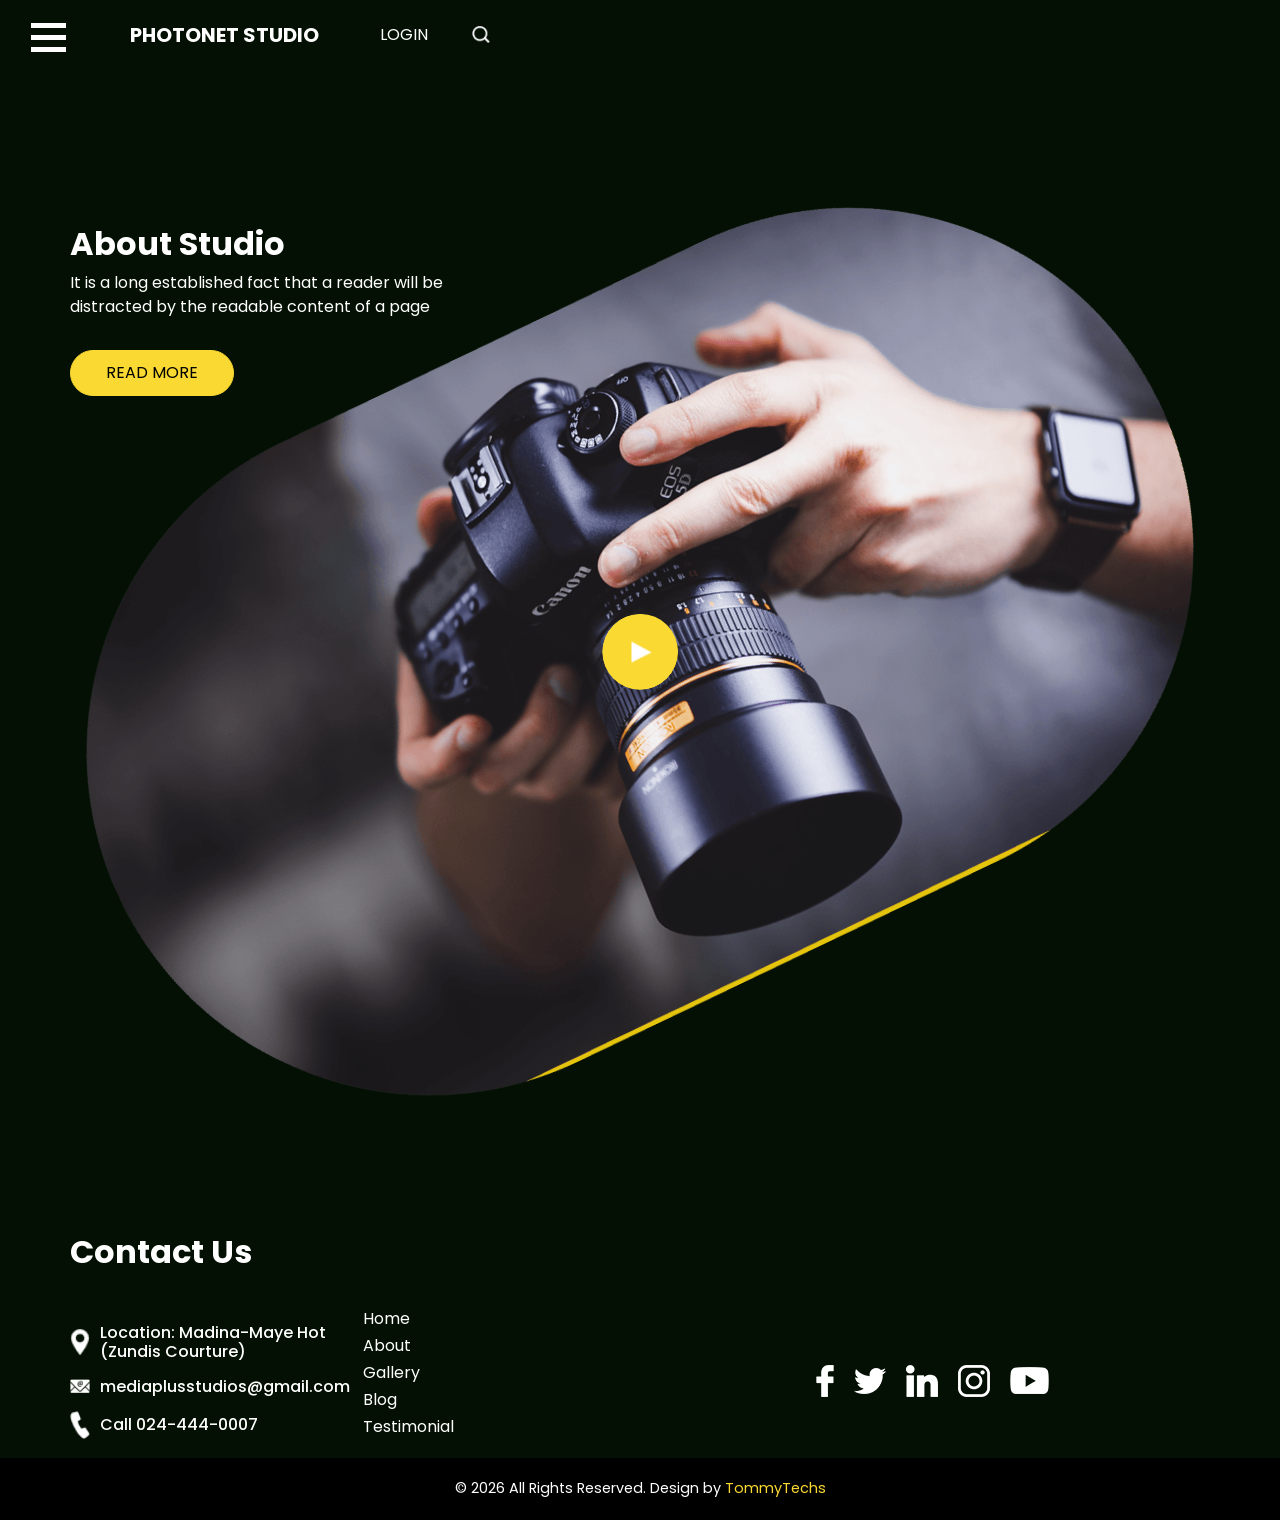
<file: about.html>
<!DOCTYPE html>
<html lang="en">
  <head>
    <!-- Basic -->
    <meta charset="utf-8" />
    <meta http-equiv="X-UA-Compatible" content="IE=edge" />
    <!-- Mobile Metas -->
    <meta
      name="viewport"
      content="width=device-width, initial-scale=1, shrink-to-fit=no"
    />
    <!-- Site Metas -->
    <meta name="keywords" content="" />
    <meta name="description" content="" />
    <meta name="author" content="" />

    <title>Photonet Studios</title>

    <!-- slider stylesheet -->
    <link
      rel="stylesheet"
      type="text/css"
      href="https://cdnjs.cloudflare.com/ajax/libs/OwlCarousel2/2.3.4/assets/owl.carousel.min.css"
    />

    <!-- bootstrap core css -->
    <link rel="stylesheet" type="text/css" href="css/bootstrap.css" />

    <!-- Custom styles for this template -->
    <link href=" css/style.css" rel="stylesheet" />
    <!-- responsive style -->
    <link href="css/responsive.css" rel="stylesheet" />
  </head>

  <body class="sub_page">
    <div class="hero_area">
      <!-- header section strats -->
      <header class="header_section">
        <div class="container-fluid">
          <nav class="navbar navbar-expand-lg custom_nav-container d-block">
            <div class="main_nav_menu">
              <div class="fk_width">
                <div class="custom_menu-btn">
                  <button onclick="openNav()">
                    <span class="s-1"> </span>
                    <span class="s-2"> </span>
                    <span class="s-3"> </span>
                  </button>
                </div>
                <div id="myNav" class="overlay">
                  <div class="overlay-content">
                    <a class="" href="index.html"
                      >Home <span class="sr-only">(current)</span></a
                    >
                    <a class="" href="about.html">About </a>
                    <a class="" href="gallery.html">Gallery </a>
                    <a class="" href="blog.html">Blog </a>
                    <a class="" href="testimonial.html">Testimonial </a>
                  </div>
                </div>
              </div>
              <a class="navbar-brand" href="index.html">
                <span> Photonet Studio </span>
              </a>
              <div class="user_option">
                <a href="#"> login </a>
                <form class="form-inline">
                  <button class="btn nav_search-btn" type="submit"></button>
                </form>
              </div>
            </div>
          </nav>
        </div>
      </header>
      <!-- end header section -->
    </div>

    <div class="layout_padding">
      <!-- about section -->

      <section class="about_section layout_padding-bottom">
        <div class="container">
          <div class="row">
            <div class="col-md-5">
              <div class="detail-box">
                <div class="heading_container">
                  <h2>About Studio</h2>
                  <p>
                    It is a long established fact that a reader will be
                    distracted by the readable content of a page
                  </p>
                  <a href=""> Read More </a>
                </div>
              </div>
            </div>
          </div>
        </div>
        <div class="img-box">
          <div class="play_btn">
            <a href="#">
              <img src="images/play.png" alt="" />
            </a>
          </div>
          <img src="images/about-img.png" class="about-img" alt="" />
        </div>
      </section>

      <!-- end about section -->
    </div>

    <!-- info section -->

    <section class="info_section">
      <div class="info_container layout_padding-top">
        <div class="container">
          <div class="heading_container">
            <h2>Contact Us</h2>
          </div>
          <div class="info_main">
            <div class="row">
              <div class="col-md-4 col-lg-3">
                <div class="info_contact">
                  <a href="#" class="link-box">
                    <div class="img-box">
                      <img src="images/location.png" alt="" />
                    </div>
                    <div class="detail-box">
                      <h6>Location: Madina-Maye Hot (Zundis Courture)</h6>
                    </div>
                  </a>
                  <a href="#" class="link-box">
                    <div class="img-box">
                      <img src="images/mail.png" alt="" />
                    </div>
                    <div class="detail-box">
                      <h6>mediaplusstudios@gmail.com</h6>
                    </div>
                  </a>
                  <a href="#" class="link-box">
                    <div class="img-box">
                      <img src="images/call.png" alt="" />
                    </div>
                    <div class="detail-box">
                      <h6>Call 024-444-0007</h6>
                    </div>
                  </a>
                </div>
              </div>
              <div class="col-md-2 col-lg-3">
                <div class="info_link-box">
                  <ul>
                    <li class="active">
                      <a class="" href="index.html"
                        >Home <span class="sr-only">(current)</span></a
                      >
                    </li>
                    <li class="">
                      <a class="" href="about.html">About </a>
                    </li>
                    <li class="">
                      <a class="" href="gallery.html">Gallery </a>
                    </li>
                    <li class="">
                      <a class="" href="blog.html">Blog </a>
                    </li>
                    <li class="">
                      <a class="" href="testimonial.html">Testimonial </a>
                    </li>
                  </ul>
                </div>
              </div>
              <div class="col-md-6">
                <div class="social_box">
                  <a href="#">
                    <img src="images/facebook.png" alt="" />
                  </a>
                  <a href="#">
                    <img src="images/twitter.png" alt="" />
                  </a>
                  <a href="#">
                    <img src="images/linkedin.png" alt="" />
                  </a>
                  <a href="#">
                    <img src="images/instagram.png" alt="" />
                  </a>
                  <a href="#">
                    <img src="images/youtube.png" alt="" />
                  </a>
                </div>
              </div>
            </div>
          </div>
        </div>
      </div>
    </section>

    <!-- end info section -->

    <!-- footer section -->
    <footer class="footer_section">
      <div class="container">
        <p>
          &copy; <span id="displayYear"></span> All Rights Reserved. Design by
          <a href="https://html.design/">TommyTechs</a>
        </p>
      </div>
    </footer>
    <!-- footer section -->

    <script src="js/jquery-3.4.1.min.js"></script>
    <script src="js/bootstrap.js"></script>
    <script src="https://cdnjs.cloudflare.com/ajax/libs/OwlCarousel2/2.3.4/owl.carousel.min.js"></script>
    <script src="js/custom.js"></script>
  </body>
</html>
</file>
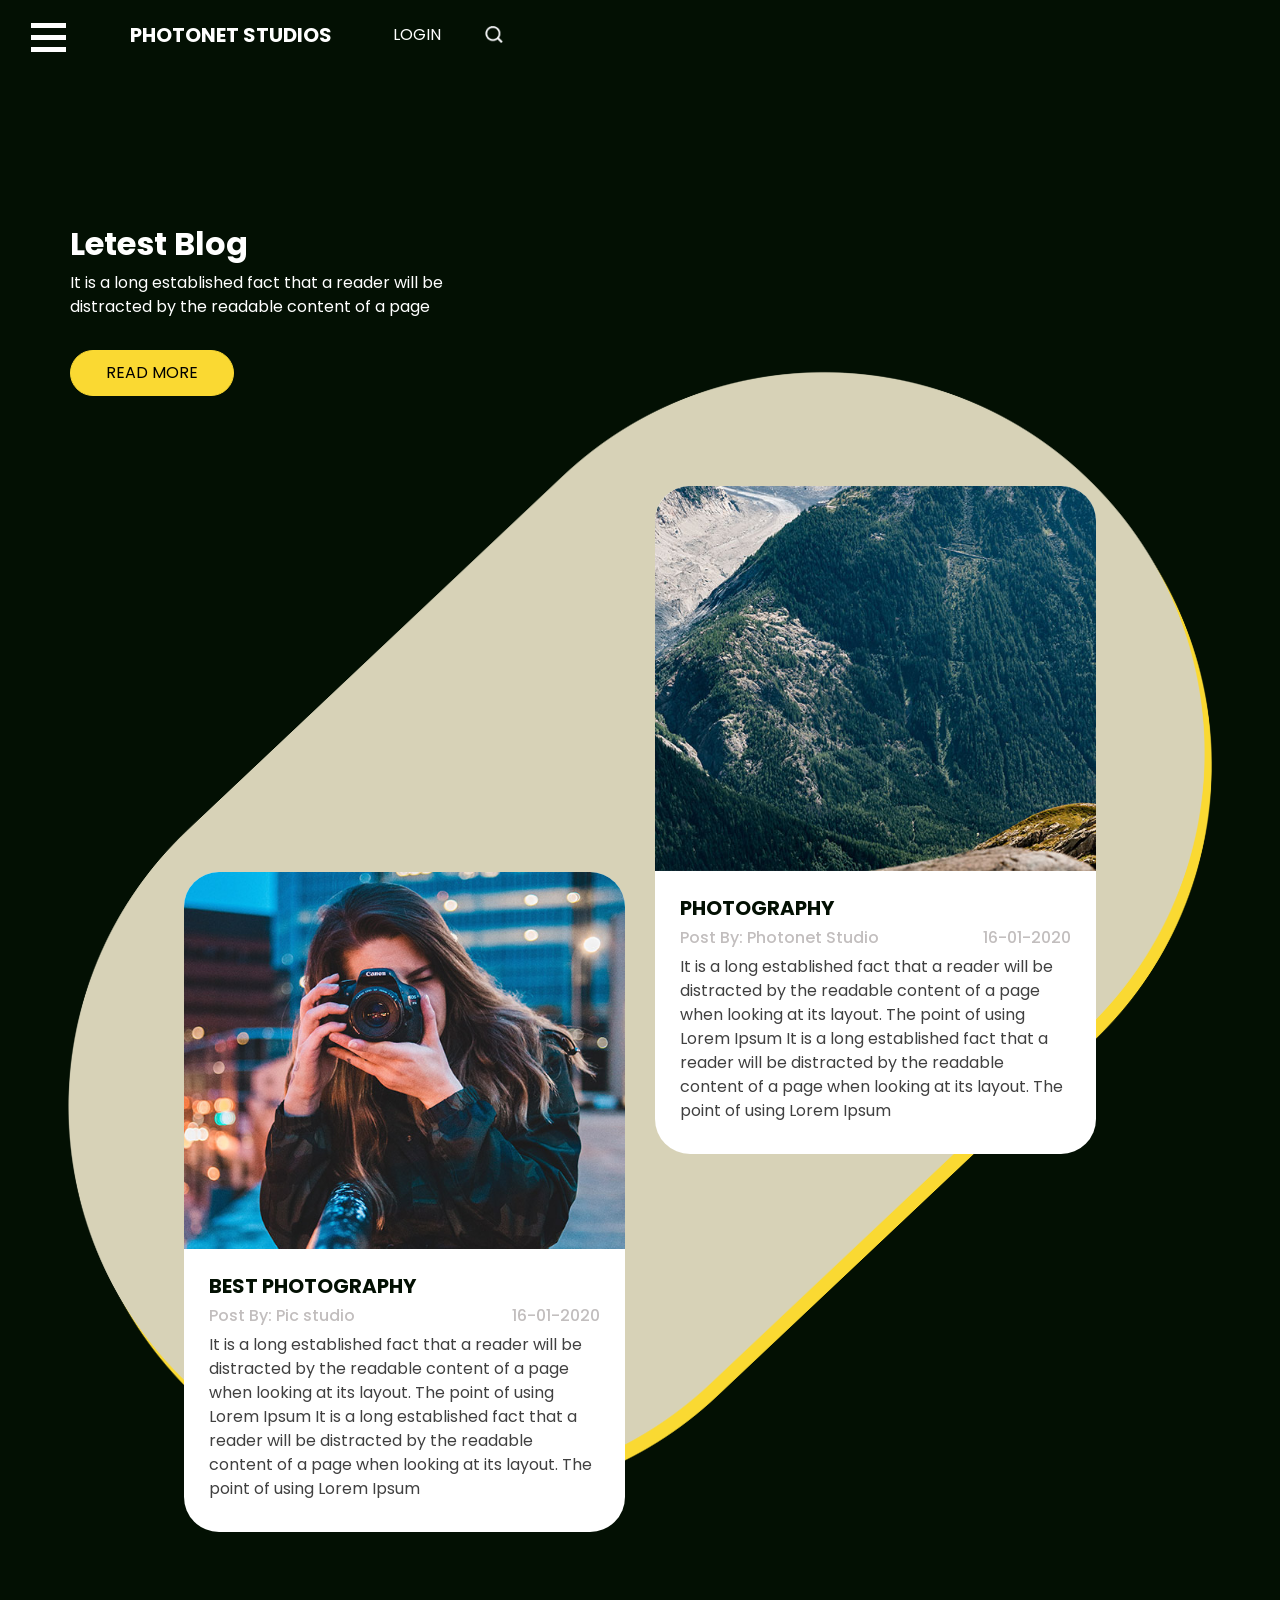
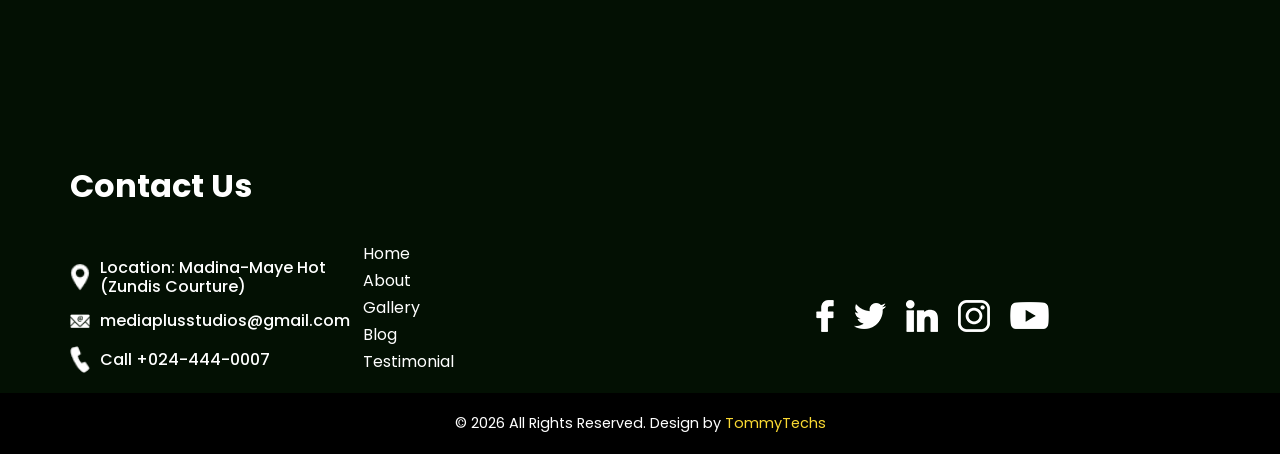
<file: blog.html>
<!DOCTYPE html>
<html lang="en">
  <head>
    <!-- Basic -->
    <meta charset="utf-8" />
    <meta http-equiv="X-UA-Compatible" content="IE=edge" />
    <!-- Mobile Metas -->
    <meta
      name="viewport"
      content="width=device-width, initial-scale=1, shrink-to-fit=no"
    />
    <!-- Site Metas -->
    <meta name="keywords" content="" />
    <meta name="description" content="" />
    <meta name="author" content="" />

    <title>Photonet Studios</title>

    <!-- slider stylesheet -->
    <link
      rel="stylesheet"
      type="text/css"
      href="https://cdnjs.cloudflare.com/ajax/libs/OwlCarousel2/2.3.4/assets/owl.carousel.min.css"
    />

    <!-- bootstrap core css -->
    <link rel="stylesheet" type="text/css" href="css/bootstrap.css" />

    <!-- Custom styles for this template -->
    <link href=" css/style.css" rel="stylesheet" />
    <!-- responsive style -->
    <link href="css/responsive.css" rel="stylesheet" />
  </head>

  <body class="sub_page">
    <div class="hero_area">
      <!-- header section strats -->
      <header class="header_section">
        <div class="container-fluid">
          <nav class="navbar navbar-expand-lg custom_nav-container d-block">
            <div class="main_nav_menu">
              <div class="fk_width">
                <div class="custom_menu-btn">
                  <button onclick="openNav()">
                    <span class="s-1"> </span>
                    <span class="s-2"> </span>
                    <span class="s-3"> </span>
                  </button>
                </div>
                <div id="myNav" class="overlay">
                  <div class="overlay-content">
                    <a class="" href="index.html"
                      >Home <span class="sr-only">(current)</span></a
                    >
                    <a class="" href="about.html">About </a>
                    <a class="" href="gallery.html">Gallery </a>
                    <a class="" href="blog.html">Blog </a>
                    <a class="" href="testimonial.html">Testimonial </a>
                  </div>
                </div>
              </div>
              <a class="navbar-brand" href="index.html">
                <span> Photonet Studios </span>
              </a>
              <div class="user_option">
                <a href="#"> login </a>
                <form class="form-inline">
                  <button class="btn nav_search-btn" type="submit"></button>
                </form>
              </div>
            </div>
          </nav>
        </div>
      </header>
      <!-- end header section -->
    </div>

    <div class="layout_padding-bottom">
      <!-- blog section -->

      <section class="blog_section layout_padding">
        <div class="container">
          <div class="row">
            <div class="col-md-5">
              <div class="detail-box">
                <div class="heading_container">
                  <h2>Letest Blog</h2>
                  <p>
                    It is a long established fact that a reader will be
                    distracted by the readable content of a page
                  </p>
                  <a href=""> Read More </a>
                </div>
              </div>
            </div>
          </div>
        </div>
        <div class="blog_container">
          <div class="blog_bg">
            <img src="images/gallery-bg.png" alt="" />
          </div>
          <div class="container">
            <div class="blog_box">
              <div class="row">
                <div class="col-md-6">
                  <div class="box b1">
                    <div class="img-box">
                      <img src="images/blog1.jpg" alt="" />
                    </div>
                    <div class="blog-detail">
                      <div class="blog_title">
                        <h5>Best photography</h5>
                        <div class="blog_post">
                          <h6>Post By: Pic studio</h6>
                          <h6>16-01-2020</h6>
                        </div>
                      </div>
                      <p>
                        It is a long established fact that a reader will be
                        distracted by the readable content of a page when
                        looking at its layout. The point of using Lorem Ipsum It
                        is a long established fact that a reader will be
                        distracted by the readable content of a page when
                        looking at its layout. The point of using Lorem Ipsum
                      </p>
                    </div>
                  </div>
                </div>
                <div class="col-md-6">
                  <div class="box b2">
                    <div class="img-box">
                      <img src="images/blog2.jpg" alt="" />
                    </div>
                    <div class="blog-detail">
                      <div class="blog_title">
                        <h5>Photography</h5>
                        <div class="blog_post">
                          <h6>Post By: Photonet Studio</h6>
                          <h6>16-01-2020</h6>
                        </div>
                      </div>
                      <p>
                        It is a long established fact that a reader will be
                        distracted by the readable content of a page when
                        looking at its layout. The point of using Lorem Ipsum It
                        is a long established fact that a reader will be
                        distracted by the readable content of a page when
                        looking at its layout. The point of using Lorem Ipsum
                      </p>
                    </div>
                  </div>
                </div>
              </div>
            </div>
          </div>
        </div>
      </section>

      <!-- end blog section -->
    </div>

    <!-- info section -->

    <section class="info_section">
      <div class="info_container layout_padding-top">
        <div class="container">
          <div class="heading_container">
            <h2>Contact Us</h2>
          </div>
          <div class="info_main">
            <div class="row">
              <div class="col-md-4 col-lg-3">
                <div class="info_contact">
                  <a href="#" class="link-box">
                    <div class="img-box">
                      <img src="images/location.png" alt="" />
                    </div>
                    <div class="detail-box">
                      <h6>Location: Madina-Maye Hot (Zundis Courture)</h6>
                    </div>
                  </a>
                  <a href="#" class="link-box">
                    <div class="img-box">
                      <img src="images/mail.png" alt="" />
                    </div>
                    <div class="detail-box">
                      <h6>mediaplusstudios@gmail.com</h6>
                    </div>
                  </a>
                  <a href="#" class="link-box">
                    <div class="img-box">
                      <img src="images/call.png" alt="" />
                    </div>
                    <div class="detail-box">
                      <h6>Call +024-444-0007</h6>
                    </div>
                  </a>
                </div>
              </div>
              <div class="col-md-2 col-lg-3">
                <div class="info_link-box">
                  <ul>
                    <li class="active">
                      <a class="" href="index.html"
                        >Home <span class="sr-only">(current)</span></a
                      >
                    </li>
                    <li class="">
                      <a class="" href="about.html">About </a>
                    </li>
                    <li class="">
                      <a class="" href="gallery.html">Gallery </a>
                    </li>
                    <li class="">
                      <a class="" href="blog.html">Blog </a>
                    </li>
                    <li class="">
                      <a class="" href="testimonial.html">Testimonial </a>
                    </li>
                  </ul>
                </div>
              </div>
              <div class="col-md-6">
                <div class="social_box">
                  <a href="#">
                    <img src="images/facebook.png" alt="" />
                  </a>
                  <a href="#">
                    <img src="images/twitter.png" alt="" />
                  </a>
                  <a href="#">
                    <img src="images/linkedin.png" alt="" />
                  </a>
                  <a href="#">
                    <img src="images/instagram.png" alt="" />
                  </a>
                  <a href="#">
                    <img src="images/youtube.png" alt="" />
                  </a>
                </div>
              </div>
            </div>
          </div>
        </div>
      </div>
    </section>

    <!-- end info section -->

    <!-- footer section -->
    <footer class="footer_section">
      <div class="container">
        <p>
          &copy; <span id="displayYear"></span> All Rights Reserved. Design by
          <a href="https://html.design/">TommyTechs</a>
        </p>
      </div>
    </footer>
    <!-- footer section -->

    <script src="js/jquery-3.4.1.min.js"></script>
    <script src="js/bootstrap.js"></script>
    <script src="https://cdnjs.cloudflare.com/ajax/libs/OwlCarousel2/2.3.4/owl.carousel.min.js"></script>
    <script src="js/custom.js"></script>
  </body>
</html>
</file>
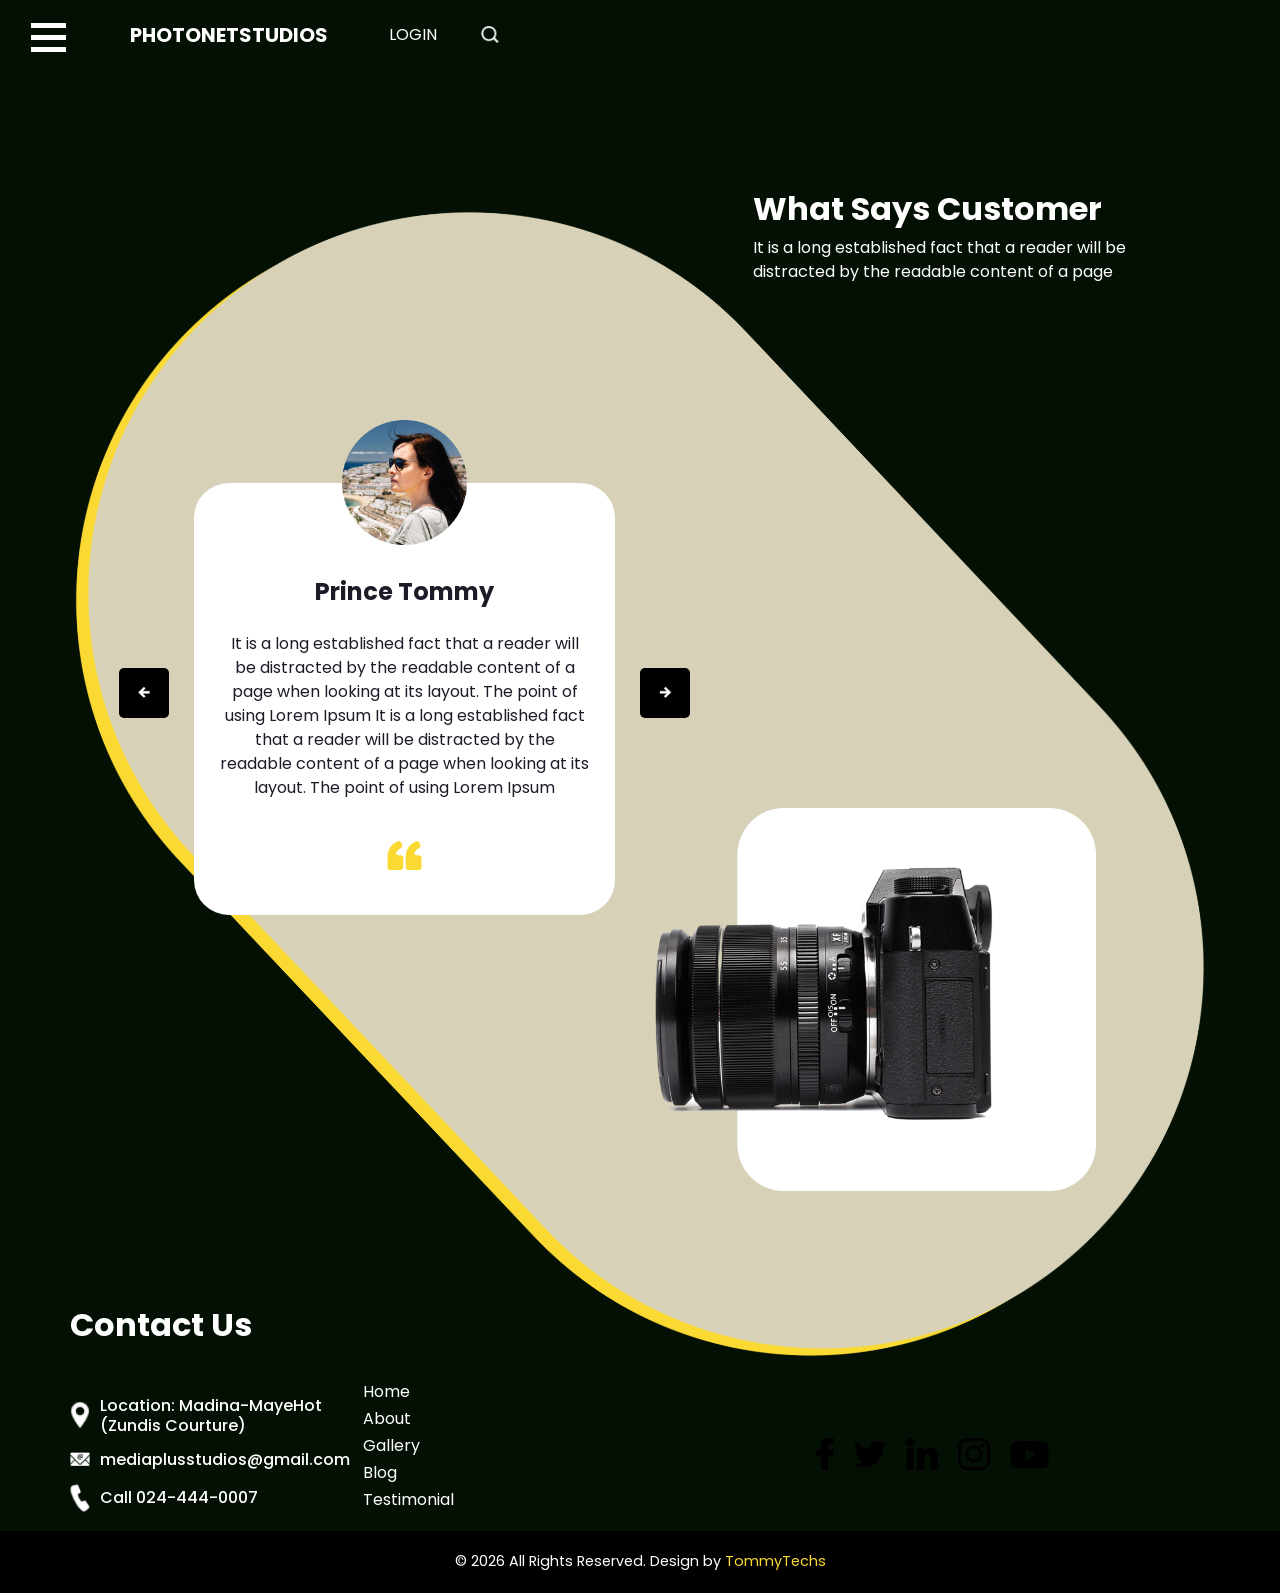
<file: testimonial.html>
<!DOCTYPE html>
<html lang="en">
  <head>
    <!-- Basic -->
    <meta charset="utf-8" />
    <meta http-equiv="X-UA-Compatible" content="IE=edge" />
    <!-- Mobile Metas -->
    <meta
      name="viewport"
      content="width=device-width, initial-scale=1, shrink-to-fit=no"
    />
    <!-- Site Metas -->
    <meta name="keywords" content="" />
    <meta name="description" content="" />
    <meta name="author" content="" />

    <title>Photonet Studios</title>

    <!-- slider stylesheet -->
    <link
      rel="stylesheet"
      type="text/css"
      href="https://cdnjs.cloudflare.com/ajax/libs/OwlCarousel2/2.3.4/assets/owl.carousel.min.css"
    />

    <!-- bootstrap core css -->
    <link rel="stylesheet" type="text/css" href="css/bootstrap.css" />

    <!-- Custom styles for this template -->
    <link href=" css/style.css" rel="stylesheet" />
    <!-- responsive style -->
    <link href="css/responsive.css" rel="stylesheet" />
  </head>

  <body class="">
    <div class="hero_area">
      <!-- header section strats -->
      <header class="header_section">
        <div class="container-fluid">
          <nav class="navbar navbar-expand-lg custom_nav-container d-block">
            <div class="main_nav_menu">
              <div class="fk_width">
                <div class="custom_menu-btn">
                  <button onclick="openNav()">
                    <span class="s-1"> </span>
                    <span class="s-2"> </span>
                    <span class="s-3"> </span>
                  </button>
                </div>
                <div id="myNav" class="overlay">
                  <div class="overlay-content">
                    <a class="" href="index.html"
                      >Home <span class="sr-only">(current)</span></a
                    >
                    <a class="" href="about.html">About </a>
                    <a class="" href="gallery.html">Gallery </a>
                    <a class="" href="blog.html">Blog </a>
                    <a class="" href="testimonial.html">Testimonial </a>
                  </div>
                </div>
              </div>
              <a class="navbar-brand" href="index.html">
                <span> Photonetstudios </span>
              </a>
              <div class="user_option">
                <a href="#"> login </a>
                <form class="form-inline">
                  <button class="btn nav_search-btn" type="submit"></button>
                </form>
              </div>
            </div>
          </nav>
        </div>
      </header>
      <!-- end header section -->
    </div>

    <!-- client section -->

    <section class="client_section layout_padding">
      <div class="container">
        <div class="row">
          <div class="col-lg-5 ml-auto">
            <div class="heading_container">
              <h2>What Says Customer</h2>
              <p>
                It is a long established fact that a reader will be distracted
                by the readable content of a page
              </p>
            </div>
          </div>
        </div>
      </div>
      <div class="client_container">
        <div class="client_bg">
          <img src="images/gallery-bg.png" alt="" />
        </div>
        <div class="container">
          <div class="client_box">
            <div class="row">
              <div class="col-lg-6">
                <div class="box b1">
                  <div
                    id="carouselExampleControls"
                    class="carousel slide"
                    data-ride="carousel"
                  >
                    <div class="carousel-inner">
                      <div class="carousel-item active">
                        <div class="client_content-box layout_padding">
                          <div class="img-box">
                            <img src="images/client.png" alt="" />
                          </div>
                          <div class="detail-box">
                            <h4>Prince Tommy</h4>
                            <p>
                              It is a long established fact that a reader will
                              be distracted by the readable content of a page
                              when looking at its layout. The point of using
                              Lorem Ipsum It is a long established fact that a
                              reader will be distracted by the readable content
                              of a page when looking at its layout. The point of
                              using Lorem Ipsum
                            </p>
                            <img src="images/quote.png" alt="" />
                          </div>
                        </div>
                      </div>
                      <div class="carousel-item">
                        <div class="client_content-box layout_padding">
                          <div class="img-box">
                            <img src="images/client.png" alt="" />
                          </div>
                          <div class="detail-box">
                            <h4>Prince Tommy</h4>
                            <p>
                              It is a long established fact that a reader will
                              be distracted by the readable content of a page
                              when looking at its layout. The point of using
                              Lorem Ipsum It is a long established fact that a
                              reader will be distracted by the readable content
                              of a page when looking at its layout. The point of
                              using Lorem Ipsum
                            </p>
                            <img src="images/quote.png" alt="" />
                          </div>
                        </div>
                      </div>
                      <div class="carousel-item">
                        <div class="client_content-box layout_padding">
                          <div class="img-box">
                            <img src="images/client.png" alt="" />
                          </div>
                          <div class="detail-box">
                            <h4>Prince Tommy</h4>
                            <p>
                              It is a long established fact that a reader will
                              be distracted by the readable content of a page
                              when looking at its layout. The point of using
                              Lorem Ipsum It is a long established fact that a
                              reader will be distracted by the readable content
                              of a page when looking at its layout. The point of
                              using Lorem Ipsum
                            </p>
                            <img src="images/quote.png" alt="" />
                          </div>
                        </div>
                      </div>
                    </div>
                    <a
                      class="carousel-control-prev"
                      href="#carouselExampleControls"
                      role="button"
                      data-slide="prev"
                    >
                      <span class="sr-only">Previous</span>
                    </a>
                    <a
                      class="carousel-control-next"
                      href="#carouselExampleControls"
                      role="button"
                      data-slide="next"
                    >
                      <span class="sr-only">Next</span>
                    </a>
                  </div>
                </div>
              </div>
              <div class="col-lg-6">
                <div class="box b2">
                  <div class="camera_img-box">
                    <img src="images/camera.png" alt="" />
                  </div>
                </div>
              </div>
            </div>
          </div>
        </div>
      </div>
    </section>

    <!-- end client section -->

    <!-- info section -->

    <section class="info_section">
      <div class="info_container layout_padding-top">
        <div class="container">
          <div class="heading_container">
            <h2>Contact Us</h2>
          </div>
          <div class="info_main">
            <div class="row">
              <div class="col-md-4 col-lg-3">
                <div class="info_contact">
                  <a href="#" class="link-box">
                    <div class="img-box">
                      <img src="images/location.png" alt="" />
                    </div>
                    <div class="detail-box">
                      <h6>Location: Madina-MayeHot (Zundis Courture)</h6>
                    </div>
                  </a>
                  <a href="#" class="link-box">
                    <div class="img-box">
                      <img src="images/mail.png" alt="" />
                    </div>
                    <div class="detail-box">
                      <h6>mediaplusstudios@gmail.com</h6>
                    </div>
                  </a>
                  <a href="#" class="link-box">
                    <div class="img-box">
                      <img src="images/call.png" alt="" />
                    </div>
                    <div class="detail-box">
                      <h6>Call 024-444-0007</h6>
                    </div>
                  </a>
                </div>
              </div>
              <div class="col-md-2 col-lg-3">
                <div class="info_link-box">
                  <ul>
                    <li class="active">
                      <a class="" href="index.html"
                        >Home <span class="sr-only">(current)</span></a
                      >
                    </li>
                    <li class="">
                      <a class="" href="about.html">About </a>
                    </li>
                    <li class="">
                      <a class="" href="gallery.html">Gallery </a>
                    </li>
                    <li class="">
                      <a class="" href="blog.html">Blog </a>
                    </li>
                    <li class="">
                      <a class="" href="testimonial.html">Testimonial </a>
                    </li>
                  </ul>
                </div>
              </div>
              <div class="col-md-6">
                <div class="social_box">
                  <a href="#">
                    <img src="images/facebook.png" alt="" />
                  </a>
                  <a href="#">
                    <img src="images/twitter.png" alt="" />
                  </a>
                  <a href="#">
                    <img src="images/linkedin.png" alt="" />
                  </a>
                  <a href="#">
                    <img src="images/instagram.png" alt="" />
                  </a>
                  <a href="#">
                    <img src="images/youtube.png" alt="" />
                  </a>
                </div>
              </div>
            </div>
          </div>
        </div>
      </div>
    </section>

    <!-- end info section -->

    <!-- footer section -->
    <footer class="footer_section">
      <div class="container">
        <p>
          &copy; <span id="displayYear"></span> All Rights Reserved. Design by
          <a href="https://html.design/">TommyTechs</a>
        </p>
      </div>
    </footer>
    <!-- footer section -->

    <script src="js/jquery-3.4.1.min.js"></script>
    <script src="js/bootstrap.js"></script>
    <script src="https://cdnjs.cloudflare.com/ajax/libs/OwlCarousel2/2.3.4/owl.carousel.min.js"></script>
    <script src="js/custom.js"></script>
  </body>
</html>
</file>
<file: css/style.css>
@import url("https://fonts.googleapis.com/css2?family=Open+Sans:wght@400;700&family=Poppins:wght@400;500;700&display=swap");
@font-face {
  font-family: "Andale Mono";
  src: url(../fonts/AndaleMono.ttf);
}

html {
  scroll-behavior: smooth;
  overflow-x: hidden;
}

body {
  font-family: "Poppins", sans-serif;
  color: #ffffff;
  background-color: #031003;
}

.layout_margin {
  margin-top: 90px;
  margin-bottom: 90px;
}

.layout_padding {
  padding-top: 120px;
  padding-bottom: 120px;
}

.layout_padding2 {
  padding-top: 45px;
  padding-bottom: 45px;
}

.layout_padding2-top {
  padding-top: 45px;
}

.layout_padding2-bottom {
  padding-bottom: 45px;
}

.layout_padding-top {
  padding-top: 120px;
}

.layout_padding-bottom {
  padding-bottom: 120px;
}

.heading_container {
  display: -webkit-box;
  display: -ms-flexbox;
  display: flex;
  -webkit-box-orient: vertical;
  -webkit-box-direction: normal;
      -ms-flex-direction: column;
          flex-direction: column;
  -webkit-box-align: start;
      -ms-flex-align: start;
          align-items: flex-start;
  color: #ffffff;
}

.heading_container h2 {
  font-weight: bold;
}

.heading_container a {
  display: inline-block;
  background: #fad932;
  color: #000000;
  padding: 10px 35px;
  border-radius: 30px;
  border: 1px solid #fad932;
  -webkit-transition: all 0.3s;
  transition: all 0.3s;
  text-transform: uppercase;
  margin-top: 15px;
}

.heading_container a:hover {
  background: transparent;
  color: #fad932;
}

@-webkit-keyframes hueAnimate {
  0% {
    -webkit-filter: hue-rotate(0deg);
            filter: hue-rotate(0deg);
  }
  100% {
    -webkit-filter: hue-rotate(360deg);
            filter: hue-rotate(360deg);
  }
}

@keyframes hueAnimate {
  0% {
    -webkit-filter: hue-rotate(0deg);
            filter: hue-rotate(0deg);
  }
  100% {
    -webkit-filter: hue-rotate(360deg);
            filter: hue-rotate(360deg);
  }
}

/*header section*/
.hero_area {
  position: relative;
}

.sub_page .info_section .social_box {
  -webkit-filter: invert(100%);
          filter: invert(100%);
}

.header_section .container-fluid {
  padding-right: 25px;
  padding-left: 25px;
}

.header_section .nav_container {
  margin: 0 auto;
}

.custom_nav-container.navbar-expand-lg .navbar-nav .nav-link img {
  width: 22px;
  margin-right: 15px;
}

.custom_nav-container.navbar-expand-lg .navbar-nav .nav-link {
  padding: 0px 25px;
  color: #fefeff;
  text-align: center;
  font-family: "Roboto", sans-serif;
}

.custom_menu-btn {
  z-index: 9;
  position: absolute;
  left: 0;
  top: 15px;
}

.custom_menu-btn button {
  outline: none;
  border: none;
  background-color: transparent;
}

.custom_menu-btn span {
  display: block;
  width: 35px;
  height: 5px;
  background-color: #fff;
  margin: 7px 0;
  -webkit-transition: all 0.3s;
  transition: all 0.3s;
}

.custom_menu-btn .s-2 {
  -webkit-transition: all 0.1s;
  transition: all 0.1s;
}

.menu_btn-style {
  position: fixed;
  left: 22px;
  top: 15px;
}

.menu_btn-style button {
  -webkit-transform: translateX(14px);
          transform: translateX(14px);
}

.menu_btn-style button .s-1 {
  -webkit-transform: rotate(45deg) translateY(17px);
          transform: rotate(45deg) translateY(17px);
}

.menu_btn-style button .s-2 {
  -webkit-transform: translateX(-100px);
          transform: translateX(-100px);
}

.menu_btn-style button .s-3 {
  -webkit-transform: rotate(-45deg) translateY(-17px);
          transform: rotate(-45deg) translateY(-17px);
}

.position-unset {
  position: unset;
}

.navbar-expand-lg .navbar-collapse {
  -webkit-box-flex: 0;
      -ms-flex-positive: 0;
          flex-grow: 0;
}

.overlay {
  height: 100%;
  width: 0;
  position: fixed;
  z-index: 1;
  top: 0;
  left: 0;
  background: rgba(3, 16, 3, 0.95);
  overflow-x: hidden;
  -webkit-transition: 0.5s;
  transition: 0.5s;
}

.overlay .closebtn {
  position: absolute;
  top: 0;
  right: 30px;
  font-size: 60px;
}

.overlay a {
  display: inline-block;
  padding: 10px 15px;
  text-decoration: none;
  font-size: 18px;
  text-transform: uppercase;
  color: #ffffff;
  margin: 10px 0;
  display: block;
  -webkit-transition: 0.3s;
  transition: 0.3s;
  border: 1.5px solid #ffffff;
  border-radius: 5px;
  width: 190px;
}

.overlay a:hover {
  border-color: transparent;
  background-color: #ffffff;
}

.overlay-content {
  position: relative;
  top: 20%;
  width: 100%;
  text-align: center;
  margin-top: 30px;
  display: -webkit-box;
  display: -ms-flexbox;
  display: flex;
  -webkit-box-orient: vertical;
  -webkit-box-direction: normal;
      -ms-flex-direction: column;
          flex-direction: column;
  -webkit-box-align: center;
      -ms-flex-align: center;
          align-items: center;
}

.menu_width {
  width: 100%;
}

.scroll-y-hidden {
  overflow-y: hidden;
}

a,
a:hover,
a:focus {
  text-decoration: none;
}

a:hover,
a:focus {
  color: initial;
}

.btn,
.btn:focus {
  outline: none !important;
  -webkit-box-shadow: none;
          box-shadow: none;
}

.fk_width {
  width: 105px;
}

.custom_nav-container .nav_search-btn {
  background-image: url(../images/search-icon.png);
  background-size: 18px;
  background-repeat: no-repeat;
  width: 35px;
  height: 35px;
  padding: 0;
  border: none;
  background-position: center;
}

.navbar-brand {
  display: -webkit-box;
  display: -ms-flexbox;
  display: flex;
}

.navbar-brand span {
  color: #ffffff;
  font-weight: bold;
  text-transform: uppercase;
}

.custom_nav-container {
  z-index: 99999;
  padding: 15px 0;
  -webkit-box-pack: start;
      -ms-flex-pack: start;
          justify-content: flex-start;
}

.custom_nav-container .navbar-toggler {
  outline: none;
}

.custom_nav-container .navbar-toggler .navbar-toggler-icon {
  background-image: url(../images/menu.png);
  background-size: 55px;
}

.main_nav_menu {
  display: -webkit-box;
  display: -ms-flexbox;
  display: flex;
}

.user_option {
  display: -webkit-box;
  display: -ms-flexbox;
  display: flex;
  -webkit-box-align: center;
      -ms-flex-align: center;
          align-items: center;
  margin-left: 45px;
}

.user_option a {
  display: -webkit-box;
  display: -ms-flexbox;
  display: flex;
  -webkit-box-align: center;
      -ms-flex-align: center;
          align-items: center;
  margin-right: 35px;
  color: #ffffff;
  text-transform: uppercase;
}

.user_option a img {
  width: 20px;
  margin-right: 10px;
}

.user_option a span {
  color: #ffffff;
}

/*end header section*/
.slider_section {
  padding-top: 45px;
}

.slider_section #carouselExampleIndicators {
  -webkit-box-flex: 1;
      -ms-flex: 1;
          flex: 1;
}

.slider_section .detail-box {
  color: #ffffff;
  margin-top: 75px;
}

.slider_section .detail-box h1 {
  font-size: 3rem;
  font-family: "Andale Mono";
}

.slider_section .detail-box p {
  margin-top: 15px;
}

.slider_section .detail-box a {
  display: inline-block;
  background: #fad932;
  color: #000000;
  padding: 10px 25px;
  border-radius: 30px;
  border: 1px solid #fad932;
  -webkit-transition: all 0.3s;
  transition: all 0.3s;
  text-transform: uppercase;
  margin-top: 35px;
}

.slider_section .detail-box a:hover {
  background: transparent;
  color: #fad932;
}

.slider_section .img-box {
  margin-top: -125px;
}

.slider_section .img-box img {
  width: 100%;
}

.slider_section .img-box::before {
  content: "";
  position: absolute;
  top: -135px;
  left: 0;
  width: 100%;
  height: 100%;
  background: -webkit-gradient(linear, left top, left bottom, from(#000000), color-stop(transparent), to(transparent));
  background: linear-gradient(to bottom, #000000, transparent, transparent);
  z-index: 1;
  display: none;
}

.slider_section .carousel_control-box {
  display: -webkit-box;
  display: -ms-flexbox;
  display: flex;
  -webkit-box-align: center;
      -ms-flex-align: center;
          align-items: center;
  margin-top: 45px;
}

.slider_section .carousel_btn-container {
  width: 95px;
  min-width: 95px;
  display: -webkit-box;
  display: -ms-flexbox;
  display: flex;
  -webkit-box-pack: justify;
      -ms-flex-pack: justify;
          justify-content: space-between;
  z-index: 999;
}

.slider_section .carousel_btn-container .carousel-control-prev,
.slider_section .carousel_btn-container .carousel-control-next {
  position: unset;
  width: 45px;
  height: 45px;
  border: none;
  border-radius: 100%;
  opacity: 1;
  background-repeat: no-repeat;
  background-size: 10px;
  background-position: center;
  border: 1.5px solid #ffffff;
  background-color: transparent;
}

.slider_section .carousel_btn-container .carousel-control-prev:hover,
.slider_section .carousel_btn-container .carousel-control-next:hover {
  background-color: #fad932;
  border-color: transparent;
}

.slider_section .carousel_btn-container .carousel-control-prev {
  background-image: url(../images/prev.png);
}

.slider_section .carousel_btn-container .carousel-control-next {
  background-image: url(../images/next.png);
}

.slider_section .carousel-indicators {
  width: 550px;
  min-width: 550px;
  position: relative;
  margin: 0;
  margin-left: 35px;
  -webkit-box-pack: justify;
      -ms-flex-pack: justify;
          justify-content: space-between;
}

.slider_section .carousel-indicators::before {
  content: "";
  width: calc(100% - 75px);
  height: 1px;
  position: absolute;
  top: 50%;
  left: calc(50% - 8px);
  -webkit-transform: translate(-50%, -50%);
          transform: translate(-50%, -50%);
  background-color: #ffffff;
}

.slider_section .carousel-indicators .ol_design {
  width: 20px;
  height: 20px;
  position: absolute;
  top: 50%;
  left: calc(0% + 35px);
  -webkit-transform: translate(-50%, -50%);
          transform: translate(-50%, -50%);
  border-radius: 100%;
  background-color: #fad932;
  -webkit-transition: all .3s;
  transition: all .3s;
  z-index: 2;
}

.slider_section .carousel-indicators li {
  height: auto;
  border: none;
  opacity: 1;
  color: #ffffff;
  text-indent: 0;
  background-color: transparent;
}

.about_section .detail-box {
  margin: 35px auto;
  position: relative;
  z-index: 2;
}

.about_section .img-box {
  width: 90%;
  margin: auto;
  position: relative;
  background-repeat: no-repeat;
  margin-top: -125px;
}

.about_section .img-box .play_btn {
  background: #fad932;
  display: -webkit-box;
  display: -ms-flexbox;
  display: flex;
  -webkit-box-align: center;
      -ms-flex-align: center;
          align-items: center;
  -webkit-box-pack: center;
      -ms-flex-pack: center;
          justify-content: center;
  border-radius: 100%;
  width: 75px;
  height: 75px;
  position: absolute;
  z-index: 3;
  top: 50%;
  left: 50%;
  -webkit-transform: translate(-50%, -50%);
          transform: translate(-50%, -50%);
}

.about_section .img-box .play_btn button {
  -webkit-box-shadow: none;
          box-shadow: none;
  background-color: transparent;
  border: none;
  position: relative;
  z-index: 5;
}

.about_section .img-box .play_btn a {
  background: #fad932;
  display: -webkit-box;
  display: -ms-flexbox;
  display: flex;
  -webkit-box-align: center;
      -ms-flex-align: center;
          align-items: center;
  -webkit-box-pack: center;
      -ms-flex-pack: center;
          justify-content: center;
  border-radius: 100%;
  width: 75px;
  height: 75px;
  position: relative;
  z-index: 5;
}

.about_section .img-box .play_btn img {
  width: 20px;
  margin-left: 3px;
}

.about_section .img-box .play_btn::before {
  content: "";
  width: 100%;
  height: 100%;
  position: absolute;
  top: 50%;
  left: 50%;
  background: #fad932;
  opacity: 1;
  border-radius: 100%;
  -webkit-transform: translate(-50%, -50%);
          transform: translate(-50%, -50%);
}

.about_section .img-box .play_btn::before {
  z-index: 2;
  -webkit-animation: before-animation 1500ms infinite;
          animation: before-animation 1500ms infinite;
}

@-webkit-keyframes before-animation {
  0% {
    -webkit-transform: translateX(-50%) translateY(-50%) translateZ(0) scale(1);
            transform: translateX(-50%) translateY(-50%) translateZ(0) scale(1);
    opacity: 1;
  }
  100% {
    -webkit-transform: translateX(-50%) translateY(-50%) translateZ(0) scale(1.5);
            transform: translateX(-50%) translateY(-50%) translateZ(0) scale(1.5);
    opacity: 0;
  }
}

@keyframes before-animation {
  0% {
    -webkit-transform: translateX(-50%) translateY(-50%) translateZ(0) scale(1);
            transform: translateX(-50%) translateY(-50%) translateZ(0) scale(1);
    opacity: 1;
  }
  100% {
    -webkit-transform: translateX(-50%) translateY(-50%) translateZ(0) scale(1.5);
            transform: translateX(-50%) translateY(-50%) translateZ(0) scale(1.5);
    opacity: 0;
  }
}

.about_section .img-box .about-img {
  width: 100%;
  -webkit-transform: rotate(-25deg);
          transform: rotate(-25deg);
  -webkit-animation: hueAnimate .7s infinite;
          animation: hueAnimate .7s infinite;
}

.about_section .btn-box {
  display: -webkit-box;
  display: -ms-flexbox;
  display: flex;
  -webkit-box-pack: center;
      -ms-flex-pack: center;
          justify-content: center;
  margin-top: 75px;
  margin-bottom: 175px;
}

.about_section .btn-box a {
  display: inline-block;
  background: #ffffff;
  color: #000000;
  padding: 10px 40px;
  border-radius: 30px;
  border: 1px solid #ffffff;
  -webkit-transition: all 0.3s;
  transition: all 0.3s;
}

.about_section .btn-box a:hover {
  background: transparent;
  color: #ffffff;
}

.gallery_section .gallery_container {
  position: relative;
  max-width: 1500px;
  margin: auto;
}

.gallery_section .gallery_container .gallery_bg {
  position: absolute;
  width: 100%;
  top: 10%;
  margin-left: 0;
  -webkit-transform: rotate(45deg);
          transform: rotate(45deg);
  z-index: -1;
}

.gallery_section .gallery_container .gallery_bg img {
  width: 100%;
}

.gallery_section .gallery_container .gallery_box {
  width: 90%; /* Increased width for better spacing */
  margin: auto;
  display: -webkit-box;
  display: -ms-flexbox;
  display: flex;
  -ms-flex-wrap: wrap;
      flex-wrap: wrap; /* Allow items to wrap to the next line */
  -webkit-box-pack: center;
      -ms-flex-pack: center;
          justify-content: center; /* Center items */
}

.gallery_section .gallery_container .box {
  display: -webkit-box;
  display: -ms-flexbox;
  display: flex;
  -ms-flex-wrap: wrap;
      flex-wrap: wrap;
  -webkit-box-pack: center;
      -ms-flex-pack: center;
          justify-content: center;
}

/* Removed specific box styling like b1, b3, b4 to allow flexbox to handle layout */

.gallery_section .gallery_container .box .img-box {
  position: relative;
  margin: 15px; /* Increased margin for better spacing */
  border-radius: 10px; /* Slightly reduced border-radius */
  overflow: hidden;
  width: 300px; /* Standardized width */
  height: 250px; /* Standardized height */
  -webkit-box-shadow: 0 4px 8px rgba(0, 0, 0, 0.1);
          box-shadow: 0 4px 8px rgba(0, 0, 0, 0.1); /* Added a subtle shadow */
  -webkit-transition: -webkit-transform 0.3s ease, -webkit-box-shadow 0.3s ease;
  transition: -webkit-transform 0.3s ease, -webkit-box-shadow 0.3s ease;
  transition: transform 0.3s ease, box-shadow 0.3s ease;
  transition: transform 0.3s ease, box-shadow 0.3s ease, -webkit-transform 0.3s ease, -webkit-box-shadow 0.3s ease; /* Smooth transition for hover effects */
}

.gallery_section .gallery_container .box .img-box:hover {
  -webkit-transform: translateY(-5px);
          transform: translateY(-5px); /* Slight upward lift on hover */
  -webkit-box-shadow: 0 8px 16px rgba(0, 0, 0, 0.2);
          box-shadow: 0 8px 16px rgba(0, 0, 0, 0.2); /* Enhanced shadow on hover */
}

.gallery_section .gallery_container .box .img-box img {
  width: 100%;
  height: 100%; /* Ensure image fills the card */
  -o-object-fit: cover;
     object-fit: cover; /* Cover the area, cropping if necessary */
}

.gallery_section .gallery_container .box .img-box h5 {
  color: #ffffff; /* Changed color for better visibility if needed over images */
  background-color: rgba(0, 0, 0, 0.5); /* Added background for text */
  padding: 5px 10px;
  border-radius: 5px;
  position: absolute;
  margin: 0;
  bottom: 10px; /* Positioned at the bottom */
  left: 10px; /* Positioned at the left */
  -webkit-transform: none;
          transform: none;
  text-transform: uppercase;
  font-size: 0.9rem; /* Adjusted font size */
}

.blog_section .detail-box {
  margin: 35px auto;
  position: relative;
  z-index: 2;
}

.blog_section .blog_container {
  position: relative;
  max-width: 1500px;
  margin: auto;
}

.blog_section .blog_container .blog_bg {
  position: absolute;
  width: 100%;
  top: 10%;
  margin-left: 0;
  -webkit-transform: rotate(-45deg);
          transform: rotate(-45deg);
  z-index: -1;
}

.blog_section .blog_container .blog_bg img {
  width: 100%;
}

.blog_section .blog_box {
  width: 80%;
  margin: auto;
}

.blog_section .box {
  margin-top: 55px;
  background-color: #ffffff;
  border-radius: 35px;
  overflow: hidden;
}

.blog_section .box.b1 {
  margin-top: 100%;
}

.blog_section .box .img-box {
  position: relative;
}

.blog_section .box .img-box img {
  width: 100%;
}

.blog_section .box .blog-detail {
  padding: 25px 25px 15px;
}

.blog_section .box .blog-detail .blog_post {
  display: -webkit-box;
  display: -ms-flexbox;
  display: flex;
  -webkit-box-pack: justify;
      -ms-flex-pack: justify;
          justify-content: space-between;
}

.blog_section .box .blog-detail .blog_post h6 {
  color: #c2bebe;
}

.blog_section .box .blog-detail h5 {
  color: #031003;
  text-transform: uppercase;
  font-weight: bold;
}

.blog_section .box .blog-detail p {
  color: #404040;
}

.client_section .client_container {
  position: relative;
  max-width: 1500px;
  margin: auto;
}

.client_section .client_container .client_bg {
  position: absolute;
  width: 100%;
  top: 10%;
  margin-left: 0;
  -webkit-transform: rotate(45deg);
          transform: rotate(45deg);
  z-index: -1;
}

.client_section .client_container .client_bg img {
  width: 100%;
}

.client_section .client_box {
  width: 80%;
  margin: auto;
}

.client_section .box {
  position: relative;
}

.client_section .client_content-box {
  display: -webkit-box;
  display: -ms-flexbox;
  display: flex;
  -webkit-box-orient: vertical;
  -webkit-box-direction: normal;
      -ms-flex-direction: column;
          flex-direction: column;
  -webkit-box-align: center;
      -ms-flex-align: center;
          align-items: center;
  text-align: center;
  margin: 0 10px;
}

.client_section .client_content-box .img-box {
  width: 125px;
  border-radius: 100%;
  margin-bottom: -62px;
  position: relative;
  z-index: 2;
}

.client_section .client_content-box .img-box img {
  width: 100%;
}

.client_section .client_content-box .detail-box {
  padding: 95px 25px 45px 25px;
  background-color: #ffffff;
  border-radius: 35px;
}

.client_section .client_content-box .detail-box h4 {
  color: #1d1b28;
  font-weight: bold;
}

.client_section .client_content-box .detail-box p {
  color: #1d1b28;
  margin-top: 25px;
}

.client_section .client_content-box .detail-box img {
  width: 35px;
  margin-top: 25px;
}

.client_section .carousel-control-prev,
.client_section .carousel-control-next {
  width: 50px;
  height: 50px;
  background-color: #000000;
  opacity: 1;
  top: 50%;
  background-repeat: no-repeat;
  background-position: center;
  background-size: 12px;
  border-radius: 5px;
}

.client_section .carousel-control-prev:hover,
.client_section .carousel-control-next:hover {
  background-color: #fad932;
}

.client_section .carousel-control-prev {
  background-image: url(../images/prev-arrow.png);
  left: -65px;
}

.client_section .carousel-control-next {
  background-image: url(../images/next-arrow.png);
  right: -65px;
}

.client_section .camera_img-box {
  margin-top: 115%;
}

.client_section .camera_img-box img {
  width: 100%;
}

/* contact section */
.contact_section {
  position: relative;
  padding-top: 75px; /* Added padding top */
}

.contact_section .heading_container {
  margin-bottom: 45px;
  -webkit-box-align: center;
      -ms-flex-align: center;
          align-items: center;
  text-align: center; /* Center heading */
}

.contact_section .heading_container h2 {
  color: #ffffff; /* Ensure heading is visible */
}

.contact_section .form_container input {
  width: 100%;
  border: none;
  height: 50px;
  margin-bottom: 25px;
  padding-left: 20px;
  outline: none;
  color: #101010;
  background: #ffffff;
  border-radius: 5px;
  -webkit-box-shadow: 0 0 5px 0 rgba(0, 0, 0, 0.05);
          box-shadow: 0 0 5px 0 rgba(0, 0, 0, 0.05);
}

.contact_section .form_container input::-webkit-input-placeholder {
  color: #a0a0a0;
}

.contact_section .form_container input:-ms-input-placeholder {
  color: #a0a0a0;
}

.contact_section .form_container input::-ms-input-placeholder {
  color: #a0a0a0;
}

.contact_section .form_container input::placeholder {
  color: #a0a0a0;
}

.contact_section .form_container input.message-box {
  height: 120px;
}

.contact_section .form_container .btn_box {
  display: -webkit-box;
  display: -ms-flexbox;
  display: flex;
  -webkit-box-pack: center;
      -ms-flex-pack: center;
          justify-content: center;
  margin-top: 10px;
}

.contact_section .form_container .btn_box button {
  display: inline-block;
  background: #fad932;
  color: #000000;
  padding: 12px 55px;
  border-radius: 30px;
  border: 1px solid #fad932;
  -webkit-transition: all 0.3s;
  transition: all 0.3s;
  text-transform: uppercase;
  font-weight: bold;
}

.contact_section .form_container .btn_box button:hover {
  background: transparent;
  color: #fad932;
}

.contact_section .img-box {
  margin-bottom: 25px;
  border-radius: 10px;
  overflow: hidden;
}

.contact_section .img-box img {
  width: 100%;
  height: auto;
}

.contact_section .contact_info h4 {
  color: #fad932;
  font-weight: bold;
  margin-bottom: 15px;
}

.contact_section .contact_info p {
  color: #ffffff;
  margin-bottom: 10px;
}

.contact_section .contact_info p i {
  margin-right: 8px;
  color: #fad932; /* Icon color */
}

.contact_section .map_placeholder {
  margin-top: 20px;
  border: 1px solid #fad932;
  padding: 20px;
  text-align: center;
  border-radius: 5px;
  background-color: rgba(250, 217, 50, 0.1); /* Light yellow background */
}
/* end contact section */

/* info section */
.info_section {
  position: relative;
  margin-top: -125px;
}

.info_section .heading_container {
  margin-bottom: 25px;
}

.info_section .info_main .row {
  -webkit-box-align: center;
      -ms-flex-align: center;
          align-items: center;
}

.info_section .info_logo {
  display: -webkit-box;
  display: -ms-flexbox;
  display: flex;
}

.info_section .info_logo img {
  width: 65px;
}

.info_section .social_box {
  display: -webkit-box;
  display: -ms-flexbox;
  display: flex;
  -webkit-box-align: center;
      -ms-flex-align: center;
          align-items: center;
  -webkit-box-pack: center;
      -ms-flex-pack: center;
          justify-content: center;
}

.info_section .social_box a {
  margin: 0 10px;
}

.info_section a {
  text-transform: none;
}

.info_section h5 {
  margin-bottom: 12px;
  font-size: 24px;
  color: #3eb4b8;
}

.info_section p {
  color: #323232;
}

.info_section ul {
  padding: 0;
}

.info_section ul li {
  list-style-type: none;
  margin: 3px 0;
}

.info_section ul li a {
  color: #ffffff;
}

.info_section .info_link-box {
  display: -webkit-box;
  display: -ms-flexbox;
  display: flex;
  -webkit-box-orient: vertical;
  -webkit-box-direction: normal;
      -ms-flex-direction: column;
          flex-direction: column;
}

.info_section .info_contact .link-box {
  display: -webkit-box;
  display: -ms-flexbox;
  display: flex;
  -webkit-box-align: center;
      -ms-flex-align: center;
          align-items: center;
  margin: 15px 0;
  color: #ffffff;
}

.info_section .info_contact .link-box .img-box {
  display: -webkit-box;
  display: -ms-flexbox;
  display: flex;
  -webkit-box-pack: center;
      -ms-flex-pack: center;
          justify-content: center;
  -webkit-box-align: center;
      -ms-flex-align: center;
          align-items: center;
  margin-right: 10px;
}

.info_section .info_contact .link-box .img-box img {
  width: 20px;
}

.info_section .info_contact .link-box h6 {
  margin-bottom: 0;
}

/* end info section */
/* footer section*/
.footer_section {
  background-color: #000000; /* Darker background for the footer */
  color: #ffffff;
  padding: 20px 0; /* Padding for the section */
  text-align: center; /* Center the content */
}

.footer_section p {
  margin: 0;
  font-size: 0.9rem; /* Slightly adjust font size */
}

.footer_section a {
  color: #fad932; /* Use the site's accent color for links */
  text-decoration: none;
}

.footer_section a:hover {
  text-decoration: underline;
}

.modal-dialog {
  max-width: 800px;
  margin: 30px auto;
}

.modal-body {
  position: relative;
  padding: 0px;
}

.close {
  position: absolute;
  right: -30px;
  top: 0;
  z-index: 999;
  font-size: 2rem;
  font-weight: normal;
  color: #fff;
  opacity: 1;
}
/*# sourceMappingURL=style.css.map */
</file>
<file: css/responsive.css>
/* @media (min-width:1500px) {
    .gallery_section .gallery_container .gallery_bg {
        max-width: 1500px;
        left: 10%;

    }
}

@media (min-width:2000px) {
    .gallery_section .gallery_container .gallery_bg {
        left: 15%;

    }
} */

@media (max-width: 1260px) {}

@media (max-width: 1120px) {}

@media (max-width: 992px) {
    .main_nav_menu {
        justify-content: space-between;
    }

    .user_option {
        margin-left: 0;
    }

    .navbar-brand {
        margin-right: 0;
    }

    .slider-row {
        flex-direction: column-reverse;
    }

    .slider_section .img-box {
        margin-top: -135px;
    }

    .slider_section .detail-box {
        margin-top: 0;
    }

    .slider_section .img-box::before {
        display: block;
    }

    .slider_section .carousel-indicators {
        width: 450px;
        min-width: 450px;
    }

    .about_section .img-box {
        width: 100%;
        padding: 0 5px;
        margin-top: 0;
    }

    .gallery_section .gallery_container .gallery_bg {
        top: -75px;
    }

    .gallery_section .gallery_container .gallery_box {
        margin-top: 200px;
    }

    .blog_section .blog_container .blog_bg {
        top: 0;
    }

    .blog_section .blog_box {
        width: 100%;
    }

    .blog_section .box.b1 {
        margin-top: 35%;
    }

    .client_section .client_box {
        width: 100%;
    }

    .client_section .box {
        margin-top: 75px;
    }

    .client_section .camera_img-box {
        margin-top: 45px;
        padding-left: 45px;
    }

    .footer_section {
        text-align: center;
    }

    .social_box {
        filter: invert(100%);
    }

}

@media (max-width: 856px) {

    .client_section .carousel-control-prev,
    .client_section .carousel-control-next {
        top: 100%;

    }

    .client_section .carousel-control-prev {
        left: 50%;
        transform: translate(-105%, -50%);
    }

    .client_section .carousel-control-next {
        right: 50%;
        transform: translate(105%, -50%);
    }
}

@media (max-width: 767px) {

    .layout_padding {
        padding-top: 90px;
        padding-bottom: 90px;
    }

    .layout_padding-top {
        padding-top: 90px;
    }

    .layout_padding-bottom {
        padding-bottom: 90px;
    }


    .info_section .info_top .info_form {
        margin-bottom: 35px;
    }

    .info_section .info_main .row>div {
        display: flex;
        flex-direction: column;
        align-items: center;
        text-align: center;
        margin-bottom: 25px;
    }

    .info_section .info_contact .link-box {
        justify-content: center;
    }

    .slider_section .carousel-indicators {
        width: 400px;
        min-width: 400px;
    }

    .gallery_section .gallery_container .box {
        flex-direction: column;
        align-items: center;

    }

    .gallery_section .gallery_container .gallery_box {
        width: 100%;
    }

    .gallery_section .gallery_container .box.b1 .img-box {
        margin-left: 10px;
    }

    .gallery_section .gallery_container .box.b4 .img-box {
        margin-right: 10px;
    }

    .info_section .heading_container {
        align-items: center;
    }
}

@media (max-width: 576px) {
    .slider_section .carousel_control-box {
        flex-direction: column;
        align-items: flex-start;
    }

    .slider_section .carousel-indicators {
        width: 100%;
        min-width: 100%;
        margin-left: 0;
        margin-top: 35px;
    }

    .slider_section .img-box::before {
        background: -webkit-gradient(linear, left top, left bottom, from(#000000), to(transparent));
        background: linear-gradient(to bottom, #000, transparent);
    }

    .gallery_section .gallery_container .box .img-box {
        width: 100%;
        border-radius: 10px;
    }

    .blog_section .box {
        border-radius: 25px;
    }
}

@media (max-width: 480px) {
    .main_nav_menu {
        justify-content: center;
    }

    .fk_width {
        width: 10px;
    }

    .user_option {
        display: none;
    }

    .about_section .img-box .play_btn,
    .about_section .img-box .play_btn a {
        width: 55px;
        height: 55px;
    }
}

@media (max-width: 420px) {}

@media (max-width: 360px) {}

@media (min-width: 1200px) {
    .container {
        max-width: 1170px;
    }

}
</file>
